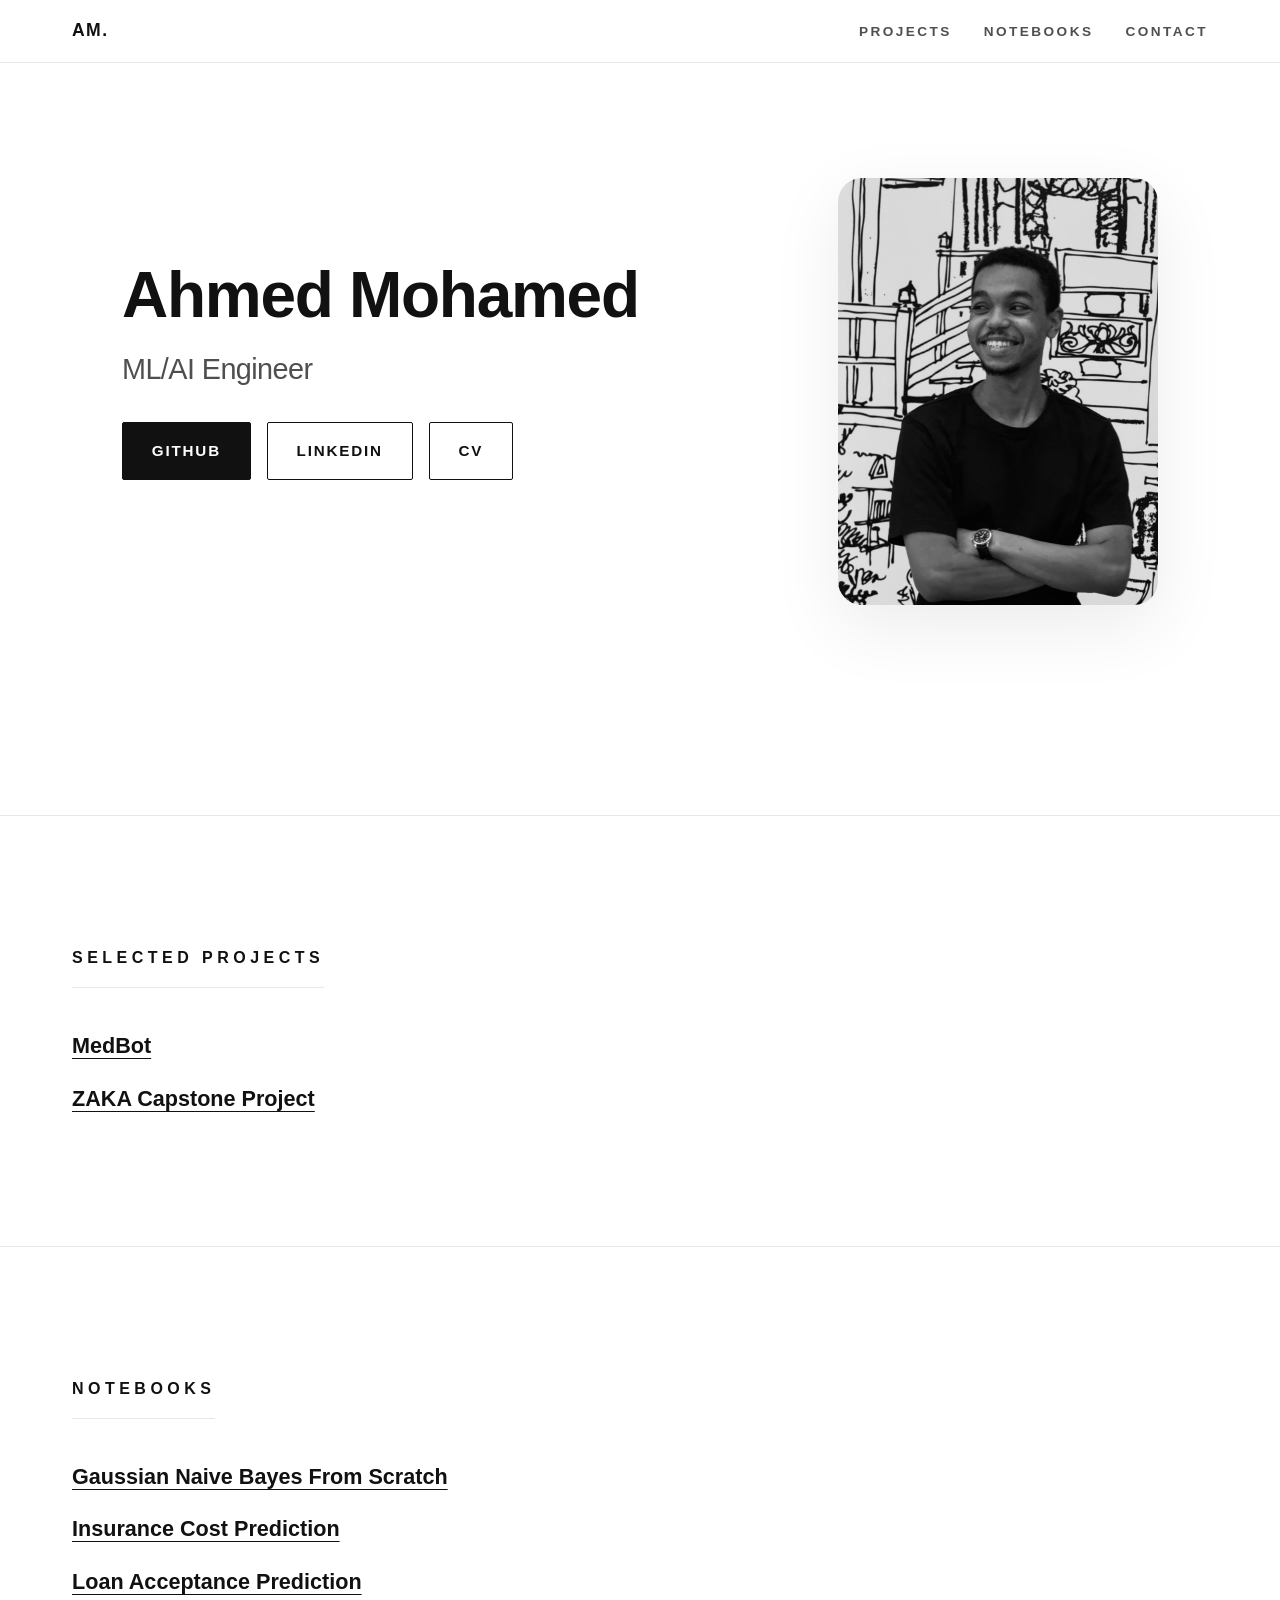
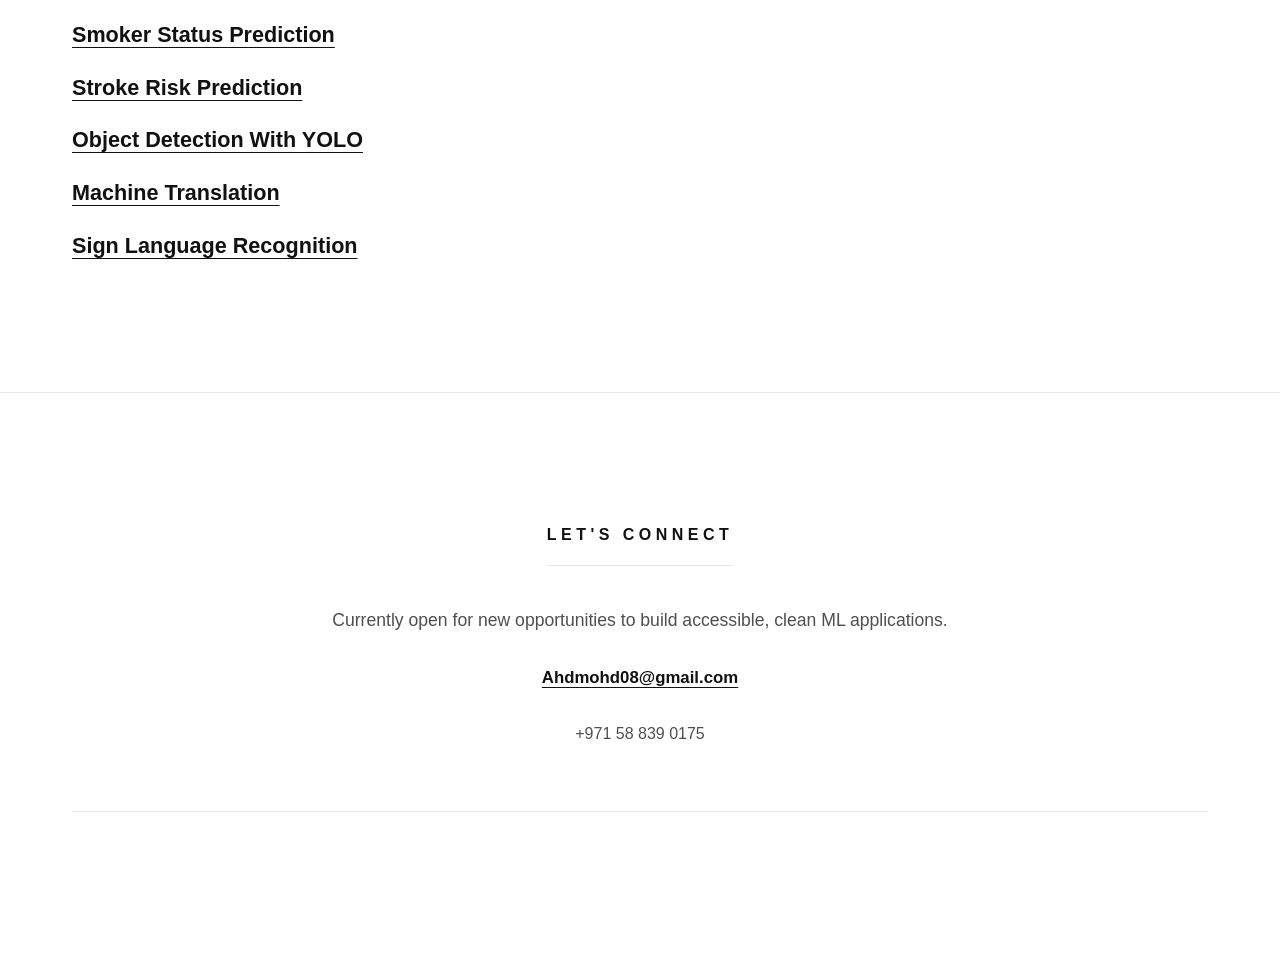
<file: index.html>
<!DOCTYPE html>
<html lang="en">

<head>
    <meta charset="UTF-8">
    <meta name="viewport" content="width=device-width, initial-scale=1.0">
    <title>Ahmed Mohamed | Machine Learning Engineer</title>
    <meta name="description"
        content="Portfolio of Ahmed Mohamed, Machine Learning Engineer. Projects and practical AI work.">
    <link rel="stylesheet" href="styles.css">
</head>

<body>
    <nav class="navbar">
        <div class="nav-content">
            <div class="logo">AM.</div>
            <ul class="nav-links">
                <li><a href="#projects">Projects</a></li>
                <li><a href="#notebooks">Notebooks</a></li>
                <li><a href="#contact">Contact</a></li>
            </ul>
        </div>
    </nav>

    <header class="hero section" id="hero">
        <div class="hero-grid reveal">
            <div class="hero-copy">
                <h2 class="hero-title">Ahmed Mohamed</h2>
                <h3 class="hero-role">ML/AI Engineer</h3>
                <div class="cta-group">
                    <a href="https://github.com/9Ahmed6" target="_blank" rel="noopener" class="btn btn-primary">GitHub</a>
                    <a href="https://linkedin.com/in/ahmedmohamed08" target="_blank" rel="noopener" class="btn btn-secondary">LinkedIn</a>
                    <a href="https://docs.google.com/document/d/1xMaevZjoplWaj8Jdtks9ig06E9PhMuR5/edit" target="_blank" rel="noopener" class="btn btn-secondary">CV</a>
                </div>
            </div>
            <div class="hero-photo-wrapper">
                <img src="dp.jpeg" alt="Ahmed Mohamed" class="hero-photo">
            </div>
        </div>
    </header>

    <section class="projects section" id="projects">
        <div class="container reveal">
            <h2 class="section-title">Selected Projects</h2>
            <div class="projects-grid">

                <a href="https://github.com/9Ahmed6/medbot" target="_blank" rel="noopener" class="project-title">MedBot</a>

                <a href="https://github.com/9Ahmed6/capstone-project-zaka" target="_blank" rel="noopener" class="project-title">ZAKA Capstone Project</a>

            </div>
        </div>
    </section>

    <section class="notebooks section" id="notebooks">
        <div class="container reveal">
            <h2 class="section-title">Notebooks</h2>
            <div class="projects-grid">

                <a href="https://github.com/9Ahmed6/ml-portfolio/blob/main/01-gaussian-naive-bayes-from-scratch/gaussian-naive-bayes-from-scratch.ipynb" target="_blank" rel="noopener" class="project-title">Gaussian Naive Bayes From Scratch</a>

                <a href="https://github.com/9Ahmed6/ml-portfolio/blob/main/02-insurance-cost-prediction/insurance-cost-prediction.ipynb" target="_blank" rel="noopener" class="project-title">Insurance Cost Prediction</a>

                <a href="https://github.com/9Ahmed6/ml-portfolio/blob/main/03-loan-acceptance-prediction/loan-acceptance-prediction.ipynb" target="_blank" rel="noopener" class="project-title">Loan Acceptance Prediction</a>

                <a href="https://github.com/9Ahmed6/ml-portfolio/blob/main/04-smoker-status-prediction/smoker-status-prediction.ipynb" target="_blank" rel="noopener" class="project-title">Smoker Status Prediction</a>

                <a href="https://github.com/9Ahmed6/ml-portfolio/blob/main/05-stroke-risk-prediction/stroke-risk-prediction.ipynb" target="_blank" rel="noopener" class="project-title">Stroke Risk Prediction</a>

                <a href="https://github.com/9Ahmed6/ml-portfolio/blob/main/06-object-detection-with-yolo/object-detection-with-yolo.ipynb" target="_blank" rel="noopener" class="project-title">Object Detection With YOLO</a>

                <a href="https://github.com/9Ahmed6/ml-portfolio/blob/main/07-machine-translation/machine-translation.ipynb" target="_blank" rel="noopener" class="project-title">Machine Translation</a>

                <a href="https://github.com/9Ahmed6/ml-portfolio/blob/main/08-sign-language-character-recognition/sign_language_character_recognition.ipynb" target="_blank" rel="noopener" class="project-title">Sign Language Recognition</a>

            </div>
        </div>
    </section>

    <footer class="contact section" id="contact">
        <div class="container reveal">
            <h2 class="section-title">Let's Connect</h2>
            <p class="contact-desc">Currently open for new opportunities to build accessible, clean ML applications.</p>
            <a href="mailto:Ahdmohd08@gmail.com" class="email-link">Ahdmohd08@gmail.com</a>
            <p class="phone">+971 58 839 0175</p>
            <div class="footer-bottom">
            </div>
        </div>
    </footer>

    <script src="script.js"></script>
</body>

</html>
</file>
<file: styles.css>
:root {
    --bg-color: #ffffff;
    --text-color: #111111;
    --accent-color: #111111;
    --secondary-text: #4f4f4f;
    --border-color: #e8e8e8;
    --hover-border: #111111;
    --surface-color: #fcfcfc;
    --transition: 0.28s ease;
}

* {
    margin: 0;
    padding: 0;
    box-sizing: border-box;
    scroll-behavior: smooth;
}

body {
    font-family: -apple-system, BlinkMacSystemFont, "Segoe UI", Roboto, Helvetica, Arial, sans-serif, "Apple Color Emoji", "Segoe UI Emoji", "Segoe UI Symbol";
    background-color: var(--bg-color);
    color: var(--text-color);
    line-height: 1.7;
    overflow-x: hidden;
}

a {
    color: var(--text-color);
    text-decoration: none;
    transition: var(--transition);
}

ul {
    list-style: none;
}

/* Typography */
h1,
h2,
h3,
h4 {
    font-weight: 700;
    letter-spacing: -0.02em;
}

.section-title {
    font-size: 1rem;
    margin-bottom: 2.5rem;
    text-transform: uppercase;
    letter-spacing: 0.28em;
    font-weight: 700;
    border-bottom: 1px solid var(--border-color);
    padding-bottom: 1rem;
    display: inline-block;
}

.subsection-title {
    font-size: 1.35rem;
    margin-bottom: 1.75rem;
    font-weight: 600;
}

.meta {
    color: var(--secondary-text);
    font-size: 0.9rem;
    margin-bottom: 1rem;
}

/* Layout */
.container {
    max-width: 1200px;
    margin: 0 auto;
    padding: 0 2rem;
}

.section {
    padding: 8rem 0;
}

/* Navigation */
.navbar {
    position: fixed;
    top: 0;
    width: 100%;
    padding: 1rem 0;
    background: rgba(255, 255, 255, 0.98);
    backdrop-filter: blur(10px);
    -webkit-backdrop-filter: blur(10px);
    z-index: 1000;
    border-bottom: 1px solid var(--border-color);
}

.nav-content {
    max-width: 1200px;
    margin: 0 auto;
    padding: 0 2rem;
    display: flex;
    justify-content: space-between;
    align-items: center;
}

.logo {
    font-size: 1.1rem;
    font-weight: 700;
    letter-spacing: 0.08em;
    text-transform: uppercase;
}

.nav-links {
    display: flex;
    gap: 2rem;
}

.nav-links a {
    font-size: 0.85rem;
    text-transform: uppercase;
    letter-spacing: 0.18em;
    font-weight: 600;
    color: var(--secondary-text);
}

.nav-links a:hover {
    color: var(--text-color);
}

/* Hero Section */
.hero {
    min-height: calc(100vh - 84px);
    display: flex;
    align-items: center;
    border-bottom: 1px solid var(--border-color);
    padding-top: 6rem;
}

.hero-grid {
    display: grid;
    grid-template-columns: minmax(0, 1fr) 320px;
    align-items: center;
    gap: 3rem;
    max-width: 1100px;
    margin: 0 auto;
    padding: 0 2rem;
    width: 100%;
}

.hero-copy {
    max-width: 640px;
}

.hero-photo-wrapper {
    display: flex;
    justify-content: center;
    align-items: center;
}

.hero-photo {
    width: 100%;
    max-width: 320px;
    border-radius: 24px;
    object-fit: cover;
    box-shadow: 0 22px 70px rgba(17, 17, 17, 0.08);
}

@media (max-width: 900px) {
    .hero-grid {
        grid-template-columns: 1fr;
    }

    .hero-photo {
        max-width: 260px;
        margin: 0 auto;
    }
}

.hero-title {
    font-size: clamp(2.4rem, 5vw, 4.8rem);
    line-height: 1.02;
    margin-bottom: 1rem;
}

.hero-role {
    font-size: clamp(1.35rem, 2.5vw, 1.8rem);
    color: var(--secondary-text);
    margin-bottom: 1.75rem;
    font-weight: 500;
}

.hero-desc {
    font-size: 1.15rem;
    max-width: 680px;
    margin-bottom: 2.5rem;
    color: var(--secondary-text);
}

/* Buttons */
.cta-group {
    display: flex;
    gap: 1rem;
    flex-wrap: wrap;
    margin-bottom: 2.5rem;
}

.btn {
    padding: 0.95rem 1.8rem;
    font-size: 0.95rem;
    font-weight: 700;
    text-transform: uppercase;
    letter-spacing: 0.12em;
    border-radius: 2px;
    cursor: pointer;
    display: inline-block;
}

.btn-primary {
    background: var(--text-color);
    color: var(--bg-color);
    border: 1px solid var(--text-color);
}

.btn-primary:hover {
    opacity: 0.92;
}

.btn-secondary {
    background: transparent;
    color: var(--text-color);
    border: 1px solid var(--text-color);
}

.btn-secondary:hover {
    background: rgba(0, 0, 0, 0.04);
}

/* About Section */
.about-grid {
    display: grid;
    grid-template-columns: 1fr 1fr;
    gap: 4rem;
}

.about-text p {
    font-size: 1.1rem;
    color: var(--secondary-text);
}

.education-card {
    background: var(--surface-color);
    padding: 2.5rem;
    border: 1px solid var(--border-color);
}

.education-card h3 {
    margin-bottom: 2rem;
    font-size: 1.5rem;
}

.edu-item h4 {
    font-size: 1.2rem;
    margin-bottom: 0.5rem;
}

/* Experience Timeline */
.timeline {
    position: relative;
    max-width: 800px;
}

.timeline::before {
    content: '';
    position: absolute;
    top: 0;
    left: 7px;
    height: 100%;
    width: 2px;
    background: var(--border-color);
}

.timeline-item {
    position: relative;
    padding-left: 3rem;
    margin-bottom: 4rem;
}

.timeline-item:last-child {
    margin-bottom: 0;
}

.timeline-dot {
    position: absolute;
    left: 0;
    top: 6px;
    width: 16px;
    height: 16px;
    border-radius: 50%;
    background: var(--text-color);
    box-shadow: 0 0 0 8px var(--bg-color);
}

.timeline-content h3 {
    font-size: 1.4rem;
    margin-bottom: 0.5rem;
}

.timeline-content p {
    color: var(--secondary-text);
}

.mt-large {
    margin-top: 6rem;
}

/* Skills */
.skills-chips {
    display: flex;
    flex-wrap: wrap;
    gap: 1rem;
}

.chip {
    padding: 0.8rem 1.5rem;
    background: transparent;
    border: 1px solid var(--border-color);
    border-radius: 2rem;
    font-size: 0.9rem;
    font-weight: 500;
    transition: var(--transition);
    cursor: default;
}

.chip:hover {
    border-color: var(--text-color);
    background: var(--surface-color);
}

/* Projects */
.projects-grid {
    display: flex;
    flex-direction: column;
    align-items: flex-start;
    gap: 1rem;
}

.project-title {
    display: inline-block;
    font-size: 1.35rem;
    font-weight: 600;
    color: var(--text-color);
    text-decoration: underline;
    text-decoration-thickness: 1px;
    text-underline-offset: 0.22em;
}

.project-title:hover {
    color: var(--secondary-text);
}

.notebooks {
    border-top: 1px solid var(--border-color);
}

/* Footer & Contact */
.contact {
    text-align: center;
    border-top: 1px solid var(--border-color);
}

.contact-desc {
    font-size: 1.1rem;
    color: var(--secondary-text);
    margin-bottom: 1.75rem;
}

.email-link {
    display: inline-block;
    font-size: 1.05rem;
    font-weight: 600;
    text-decoration: underline;
    text-decoration-thickness: 1px;
    text-underline-offset: 0.22em;
    margin-bottom: 1.75rem;
}

.email-link:hover {
    color: var(--secondary-text);
}

.phone {
    font-size: 1rem;
    color: var(--secondary-text);
    margin-bottom: 3rem;
}

.footer-bottom {
    margin-top: 4rem;
    padding-top: 2rem;
    border-top: 1px solid var(--border-color);
    color: var(--secondary-text);
    font-size: 0.9rem;
}

/* Animations */
.reveal {
    opacity: 0;
    transform: translateY(40px);
    transition: all 0.8s cubic-bezier(0.25, 1, 0.5, 1);
}

.reveal.active {
    opacity: 1;
    transform: translateY(0);
}

/* Responsive */
@media (max-width: 900px) {
    .about-grid {
        grid-template-columns: 1fr;
        gap: 2rem;
    }

    .hero-title {
        font-size: 3rem;
    }
}

@media (max-width: 768px) {
    .nav-links {
        display: none;
    }

    .section {
        padding: 5rem 0;
    }

    .cta-group {
        flex-direction: column;
    }

    .projects-grid {
        gap: 0.85rem;
    }
}
</file>
